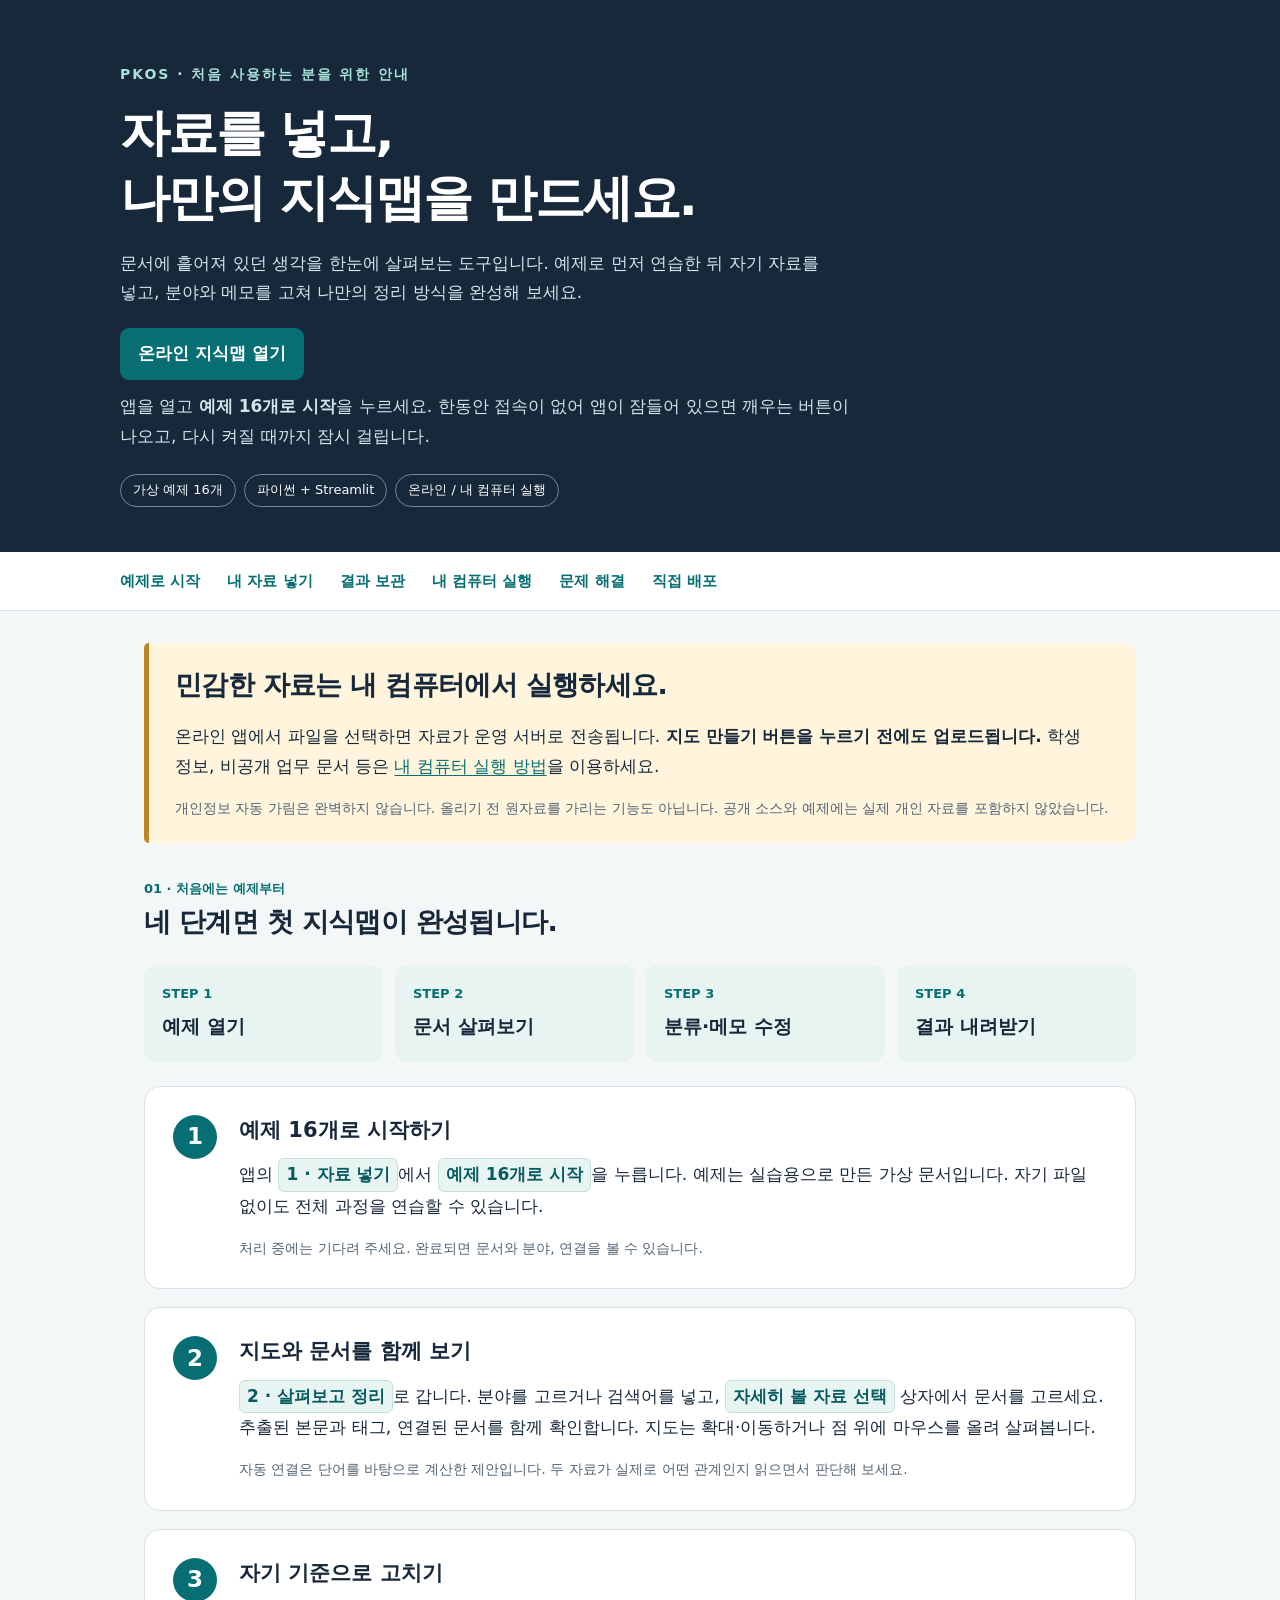
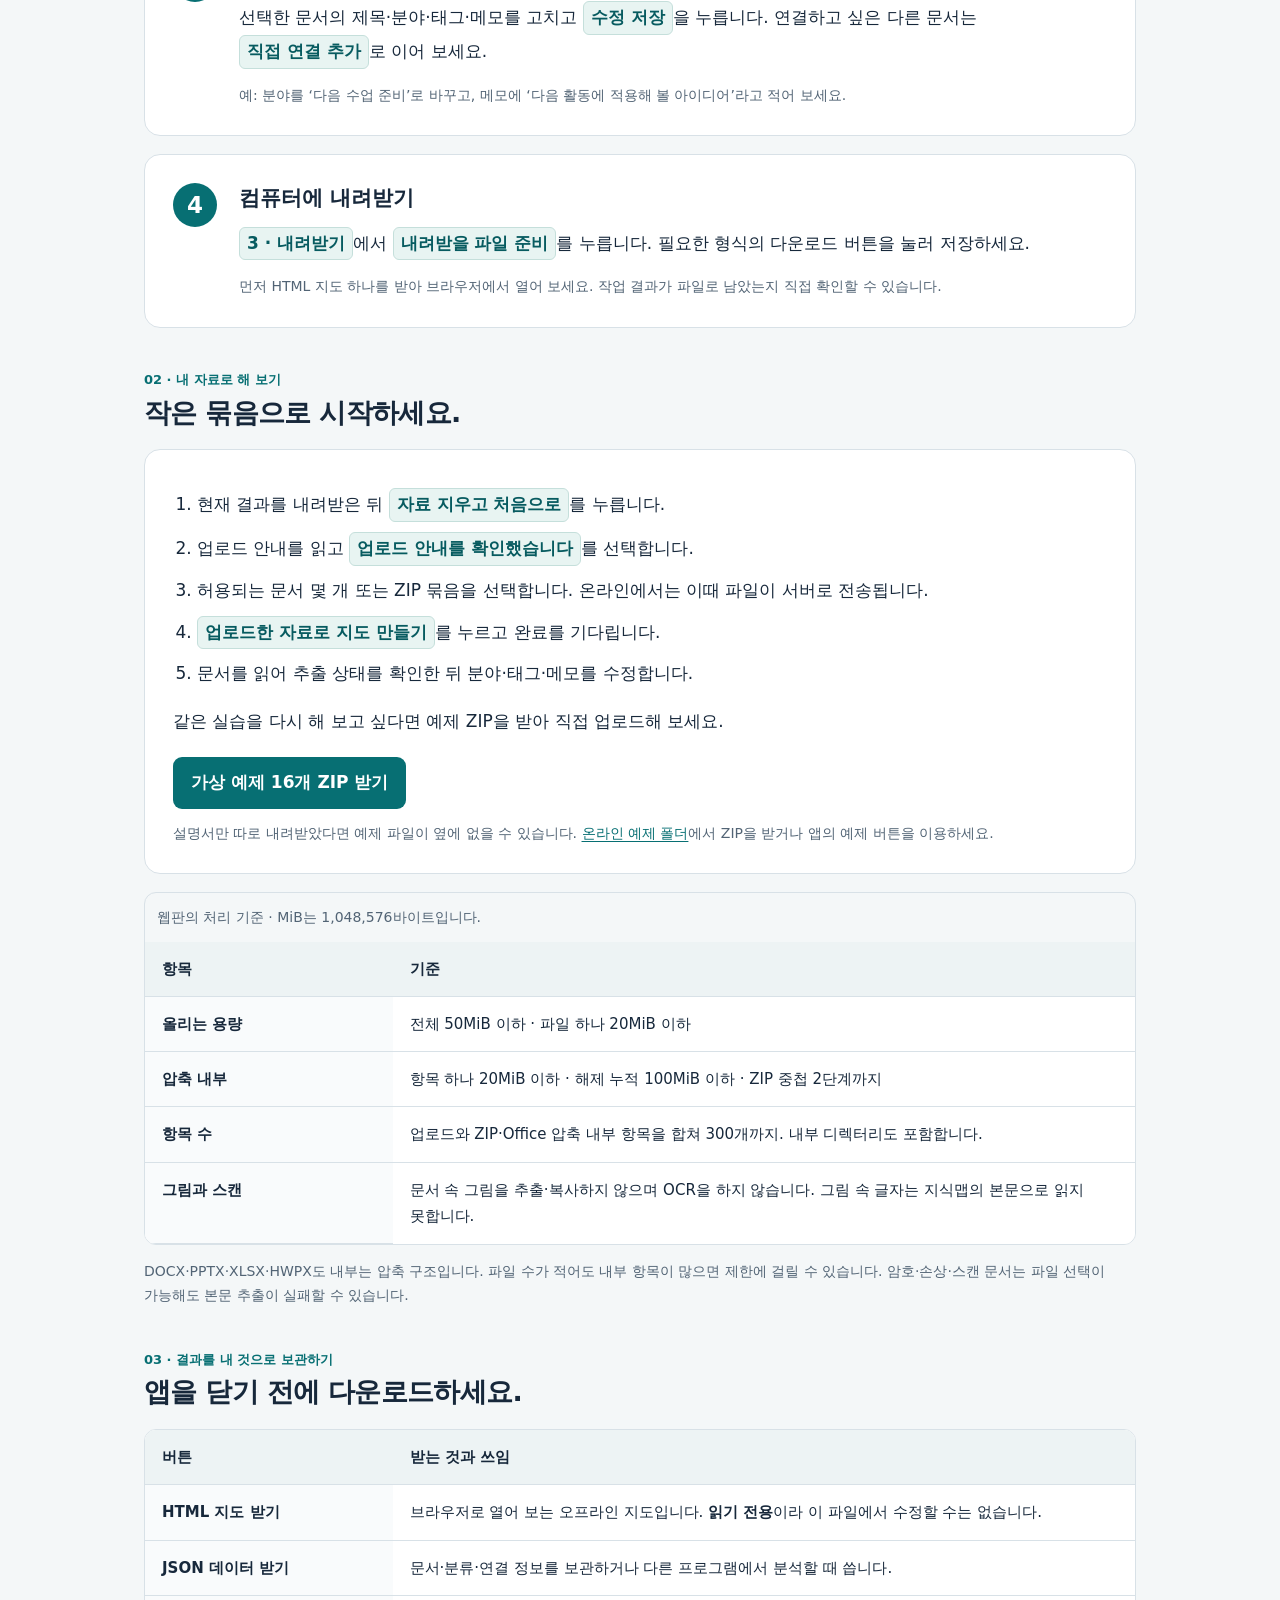
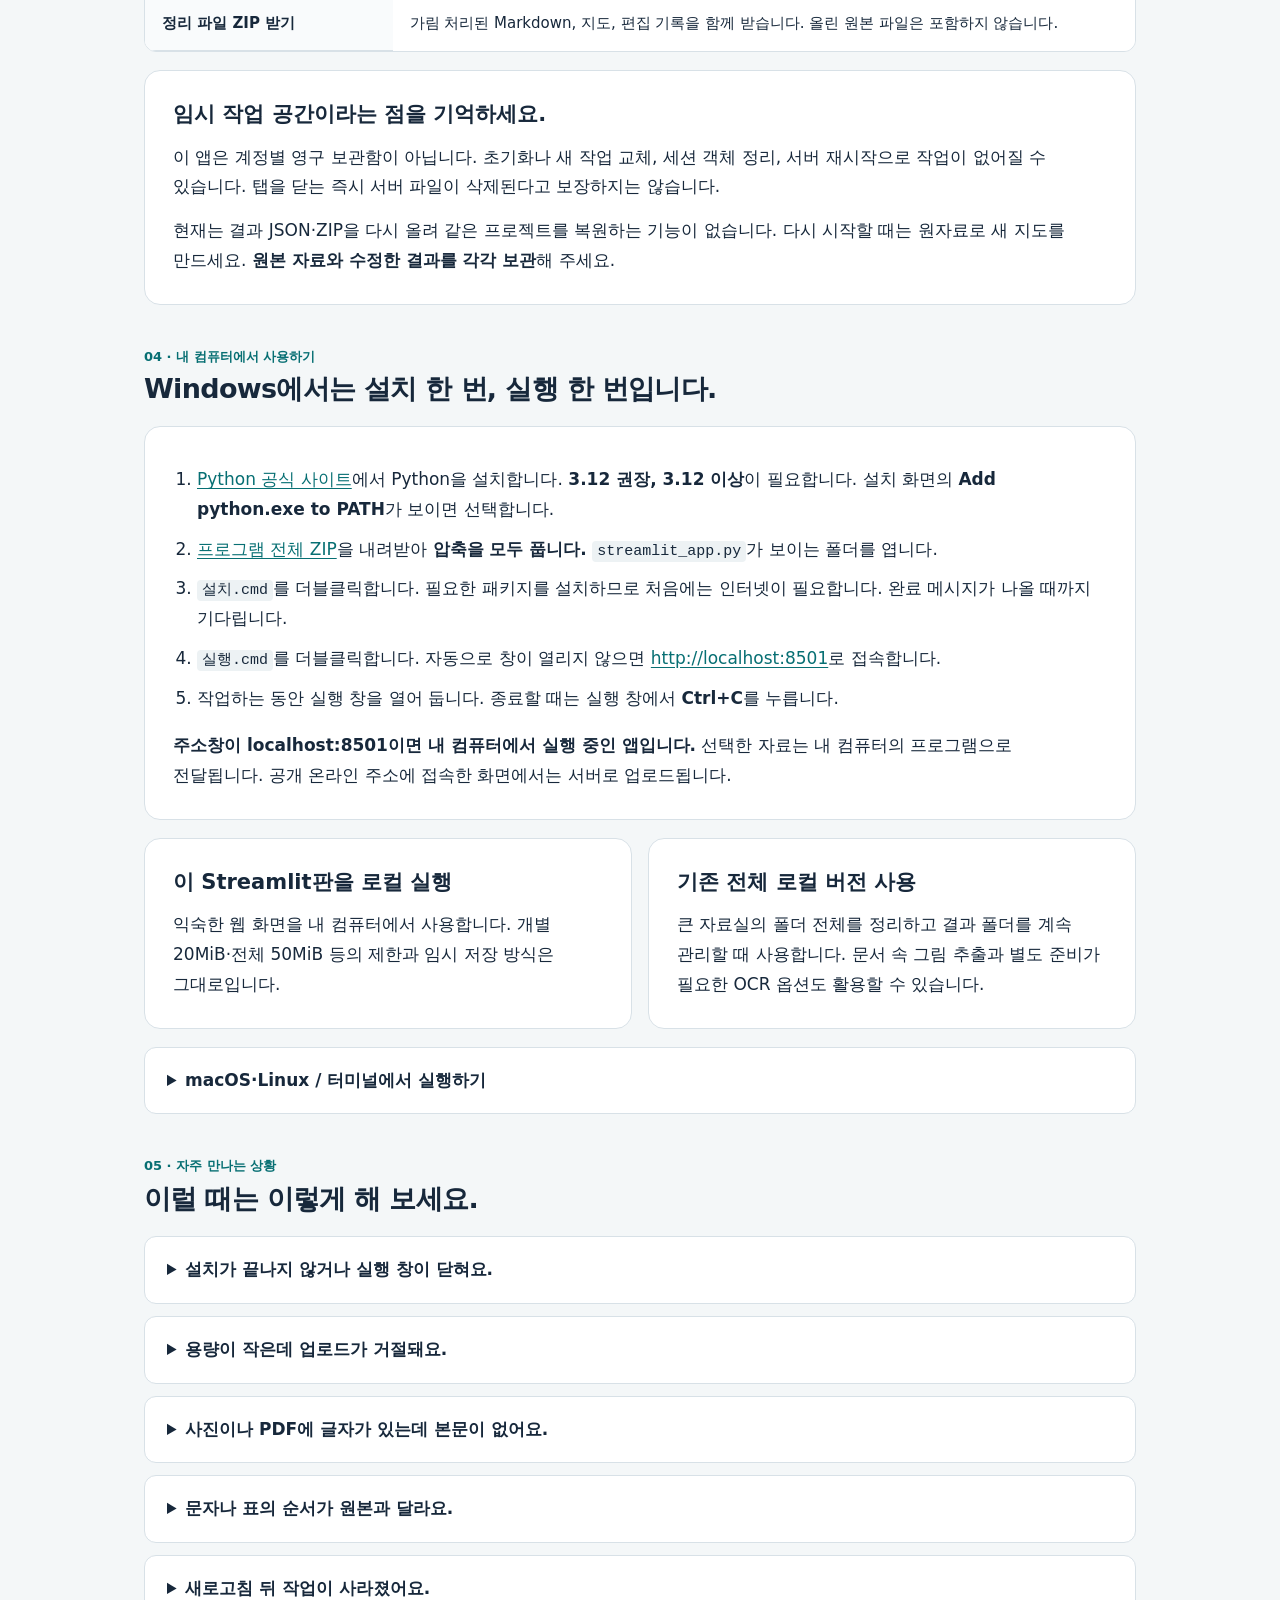
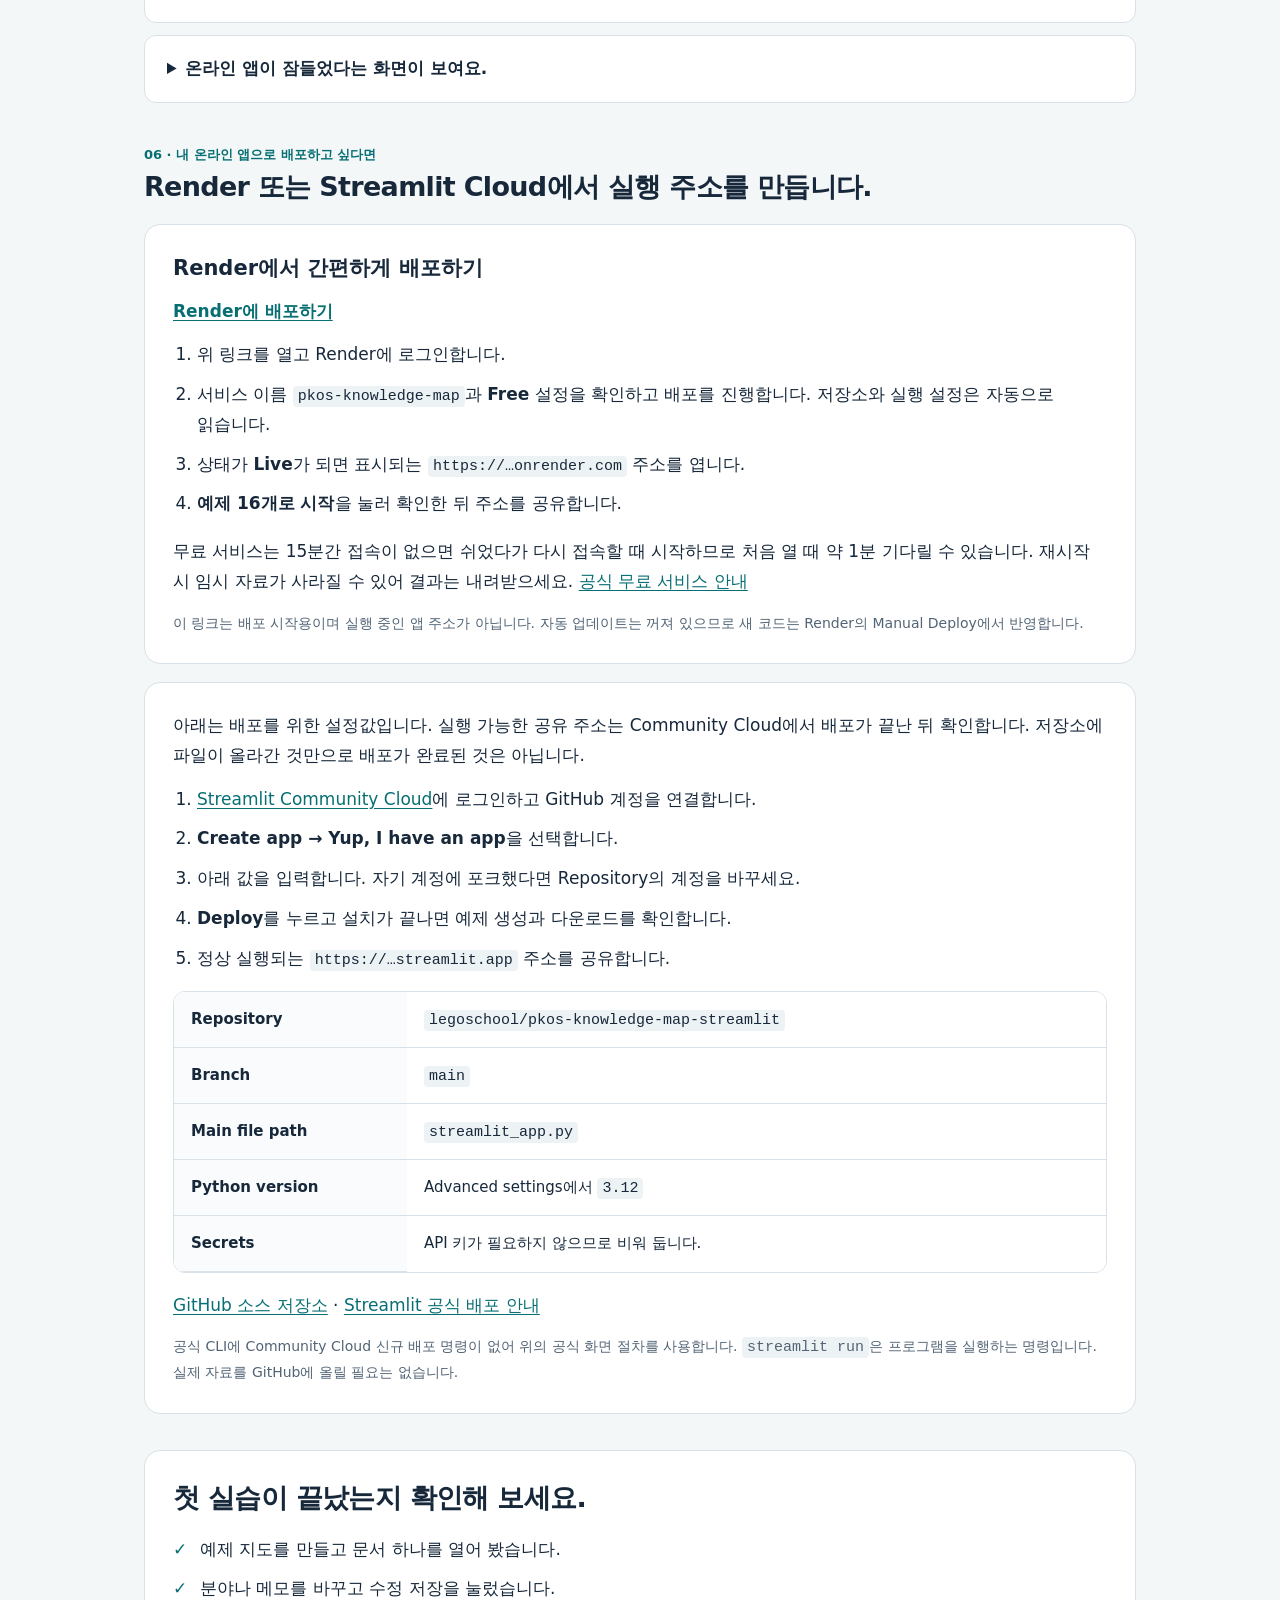
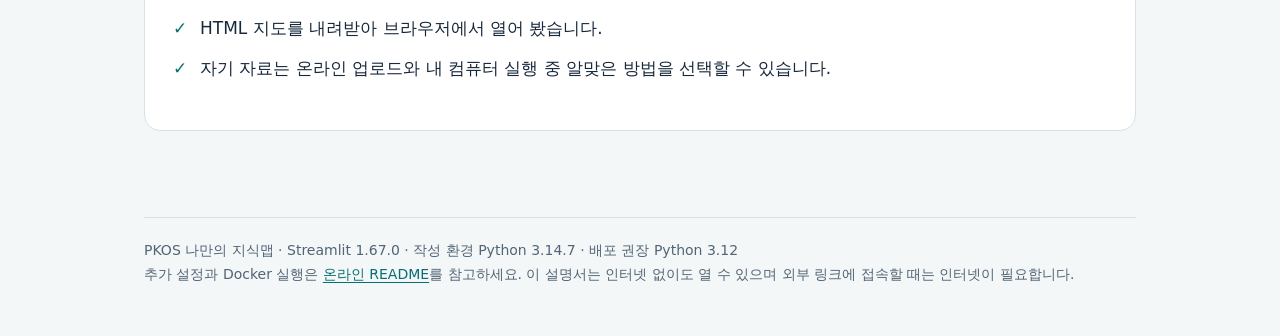
<file: 초보자_따라하기.html>
<!doctype html>
<html lang="ko">
<head>
  <meta charset="utf-8">
  <meta name="viewport" content="width=device-width, initial-scale=1">
  <meta name="description" content="PKOS 지식맵을 처음 쓰는 사람을 위한 예제, 자료 업로드, 수정, 다운로드와 내 컴퓨터 실행 안내">
  <title>처음 만드는 나의 지식맵 · PKOS 사용설명서</title>
  <style>
    :root{--ink:#17283b;--muted:#526475;--paper:#f4f7f8;--line:#d8e1e7;--brand:#076f73;--tint:#e7f4f1;--warn:#fff4dc;--white:#fff}
    *{box-sizing:border-box}html{scroll-behavior:smooth}body{margin:0;background:var(--paper);color:var(--ink);font:17px/1.75 "Malgun Gothic","Apple SD Gothic Neo",system-ui,sans-serif;word-break:keep-all;overflow-wrap:anywhere}
    a{color:var(--brand);text-underline-offset:3px}a:focus-visible,summary:focus-visible{outline:3px solid #d99d13;outline-offset:5px}header{background:var(--ink);color:var(--white);padding:62px 26px 45px}header .inner,main,footer{max-width:1040px;margin:auto}header p{max-width:730px;color:#d4e4eb}.eyebrow{font-size:14px;letter-spacing:.14em;font-weight:700;color:#a8e1d8}h1{font-size:clamp(32px,5vw,50px);line-height:1.3;letter-spacing:-.04em;margin:14px 0 18px}h2{font-size:27px;line-height:1.4;letter-spacing:-.025em;margin:0 0 18px}h3{font-size:21px;line-height:1.5;margin:0 0 12px}p{margin:0 0 14px}.chips{display:flex;gap:8px;flex-wrap:wrap;margin-top:23px}.chip{font-size:13px;padding:4px 12px;border:1px solid #6f8c9c;border-radius:999px}
    nav{background:var(--white);border-bottom:1px solid var(--line);padding:16px 24px}nav .inner{max-width:1040px;margin:auto;display:flex;gap:14px 27px;flex-wrap:wrap}nav a{font-size:15px;font-weight:700;text-decoration:none}main{padding:32px 24px 50px}section{margin:0 0 36px;scroll-margin-top:25px}.card{background:var(--white);border:1px solid var(--line);border-radius:16px;padding:28px;margin-bottom:18px}.notice{background:var(--warn);border-left:5px solid #bd8523;padding:23px 26px;border-radius:5px 13px 13px 5px;margin-bottom:30px}.notice p:last-child,.card p:last-child{margin-bottom:0}.intro{color:var(--muted)}.flow{display:grid;grid-template-columns:repeat(4,1fr);gap:12px;margin:24px 0}.flow div{padding:18px;border-radius:12px;background:var(--tint)}.flow span{display:block;font-size:13px;font-weight:700;color:var(--brand);margin-bottom:5px}.flow strong{font-size:19px}.step{display:grid;grid-template-columns:48px 1fr;gap:18px}.number{display:flex;align-items:center;justify-content:center;width:44px;height:44px;border-radius:50%;background:var(--brand);color:white;font-size:23px;font-weight:700}.ui{display:inline-block;font-weight:700;color:#075b60;background:#e8f4f2;border:1px solid #c5dfdb;border-radius:6px;padding:1px 7px}.small{font-size:14px;color:var(--muted)}.tag{font-size:13px;font-weight:700;color:var(--brand)}.button{display:inline-block;background:var(--brand);color:white;padding:11px 18px;text-decoration:none;border-radius:9px;font-weight:700;margin:6px 0 12px}.table-wrap{overflow-x:auto;border:1px solid var(--line);border-radius:12px}table{border-collapse:collapse;width:100%;background:white;font-size:15px}th,td{padding:14px 17px;border-bottom:1px solid var(--line);text-align:left;vertical-align:top}th{background:#edf3f4}tr:last-child td{border-bottom:0}th[scope=row]{font-weight:700;width:25%;background:#f9fbfc}ul,ol{padding-left:24px;margin:10px 0 18px}li{margin-bottom:10px}code{font:15px/1.6 ui-monospace,Consolas,monospace;background:#edf2f4;border-radius:4px;padding:2px 5px}pre{padding:20px;background:#17283b;color:#e8f7f4;border-radius:10px;overflow:auto;word-break:normal;white-space:pre}pre code{background:transparent;color:inherit;padding:0}details{background:white;border:1px solid var(--line);border-radius:12px;padding:18px 22px;margin-bottom:12px}summary{font-weight:700;cursor:pointer}details[open] summary{margin-bottom:14px}.two{display:grid;grid-template-columns:1fr 1fr;gap:16px}.check{list-style:none;padding:0}.check li{padding-left:27px;position:relative}.check li:before{content:"✓";position:absolute;left:0;color:var(--brand);font-weight:700}footer{padding:0 24px 40px;font-size:14px;color:var(--muted)}footer p{border-top:1px solid var(--line);padding-top:20px}
    @media(max-width:700px){header{padding:38px 22px 30px}main{padding:24px 17px}.card{padding:21px}.flow{grid-template-columns:1fr 1fr}.two{grid-template-columns:1fr}.step{grid-template-columns:37px 1fr;gap:12px}.number{width:35px;height:35px;font-size:19px}body{font-size:16px}h2{font-size:24px}th,td{padding:12px;min-width:100px}}
    @media print{body{background:white;font-size:11pt}header{background:white;color:black;padding:20px 0}header p,.eyebrow{color:#333}.chips,nav,.button{display:none}main{padding:0}.card{break-inside:avoid}h2,h3{break-after:avoid}section{margin-bottom:24px}.notice{background:#f5f5f5}.flow div{background:#f3f3f3}footer{padding:0}a{color:#174b62}details{break-inside:avoid}}
  </style>
</head>
<body>
<header>
  <div class="inner">
    <div class="eyebrow">PKOS · 처음 사용하는 분을 위한 안내</div>
    <h1>자료를 넣고,<br>나만의 지식맵을 만드세요.</h1>
    <p>문서에 흩어져 있던 생각을 한눈에 살펴보는 도구입니다. 예제로 먼저 연습한 뒤 자기 자료를 넣고, 분야와 메모를 고쳐 나만의 정리 방식을 완성해 보세요.</p>
    <a class="button" href="https://legoschool-pkos-knowledge-map.streamlit.app/">온라인 지식맵 열기</a>
    <p>앱을 열고 <strong>예제 16개로 시작</strong>을 누르세요. 한동안 접속이 없어 앱이 잠들어 있으면 깨우는 버튼이 나오고, 다시 켜질 때까지 잠시 걸립니다.</p>
    <div class="chips"><span class="chip">가상 예제 16개</span><span class="chip">파이썬 + Streamlit</span><span class="chip">온라인 / 내 컴퓨터 실행</span></div>
  </div>
</header>
<nav aria-label="설명서 목차"><div class="inner"><a href="#first">예제로 시작</a><a href="#upload">내 자료 넣기</a><a href="#download">결과 보관</a><a href="#local-guide">내 컴퓨터 실행</a><a href="#help">문제 해결</a><a href="#deploy">직접 배포</a></div></nav>
<main>
  <aside class="notice" aria-label="자료 업로드 안내">
    <h2>민감한 자료는 내 컴퓨터에서 실행하세요.</h2>
    <p>온라인 앱에서 파일을 선택하면 자료가 운영 서버로 전송됩니다. <strong>지도 만들기 버튼을 누르기 전에도 업로드됩니다.</strong> 학생 정보, 비공개 업무 문서 등은 <a href="#local-guide">내 컴퓨터 실행 방법</a>을 이용하세요.</p>
    <p class="small">개인정보 자동 가림은 완벽하지 않습니다. 올리기 전 원자료를 가리는 기능도 아닙니다. 공개 소스와 예제에는 실제 개인 자료를 포함하지 않았습니다.</p>
  </aside>

  <section id="first" aria-labelledby="first-title">
    <span class="tag">01 · 처음에는 예제부터</span>
    <h2 id="first-title">네 단계면 첫 지식맵이 완성됩니다.</h2>
    <div class="flow" aria-label="사용 흐름"><div><span>STEP 1</span><strong>예제 열기</strong></div><div><span>STEP 2</span><strong>문서 살펴보기</strong></div><div><span>STEP 3</span><strong>분류·메모 수정</strong></div><div><span>STEP 4</span><strong>결과 내려받기</strong></div></div>
    <div class="card step"><span class="number" aria-hidden="true">1</span><div><h3>예제 16개로 시작하기</h3><p>앱의 <span class="ui">1 · 자료 넣기</span>에서 <span class="ui">예제 16개로 시작</span>을 누릅니다. 예제는 실습용으로 만든 가상 문서입니다. 자기 파일 없이도 전체 과정을 연습할 수 있습니다.</p><p class="small">처리 중에는 기다려 주세요. 완료되면 문서와 분야, 연결을 볼 수 있습니다.</p></div></div>
    <div class="card step"><span class="number" aria-hidden="true">2</span><div><h3>지도와 문서를 함께 보기</h3><p><span class="ui">2 · 살펴보고 정리</span>로 갑니다. 분야를 고르거나 검색어를 넣고, <span class="ui">자세히 볼 자료 선택</span> 상자에서 문서를 고르세요. 추출된 본문과 태그, 연결된 문서를 함께 확인합니다. 지도는 확대·이동하거나 점 위에 마우스를 올려 살펴봅니다.</p><p class="small">자동 연결은 단어를 바탕으로 계산한 제안입니다. 두 자료가 실제로 어떤 관계인지 읽으면서 판단해 보세요.</p></div></div>
    <div class="card step"><span class="number" aria-hidden="true">3</span><div><h3>자기 기준으로 고치기</h3><p>선택한 문서의 제목·분야·태그·메모를 고치고 <span class="ui">수정 저장</span>을 누릅니다. 연결하고 싶은 다른 문서는 <span class="ui">직접 연결 추가</span>로 이어 보세요.</p><p class="small">예: 분야를 ‘다음 수업 준비’로 바꾸고, 메모에 ‘다음 활동에 적용해 볼 아이디어’라고 적어 보세요.</p></div></div>
    <div class="card step"><span class="number" aria-hidden="true">4</span><div><h3>컴퓨터에 내려받기</h3><p><span class="ui">3 · 내려받기</span>에서 <span class="ui">내려받을 파일 준비</span>를 누릅니다. 필요한 형식의 다운로드 버튼을 눌러 저장하세요.</p><p class="small">먼저 HTML 지도 하나를 받아 브라우저에서 열어 보세요. 작업 결과가 파일로 남았는지 직접 확인할 수 있습니다.</p></div></div>
  </section>

  <section id="upload" aria-labelledby="upload-title">
    <span class="tag">02 · 내 자료로 해 보기</span><h2 id="upload-title">작은 묶음으로 시작하세요.</h2>
    <div class="card"><ol><li>현재 결과를 내려받은 뒤 <span class="ui">자료 지우고 처음으로</span>를 누릅니다.</li><li>업로드 안내를 읽고 <span class="ui">업로드 안내를 확인했습니다</span>를 선택합니다.</li><li>허용되는 문서 몇 개 또는 ZIP 묶음을 선택합니다. 온라인에서는 이때 파일이 서버로 전송됩니다.</li><li><span class="ui">업로드한 자료로 지도 만들기</span>를 누르고 완료를 기다립니다.</li><li>문서를 읽어 추출 상태를 확인한 뒤 분야·태그·메모를 수정합니다.</li></ol><p>같은 실습을 다시 해 보고 싶다면 예제 ZIP을 받아 직접 업로드해 보세요.</p><a class="button" href="examples/예제자료_16개.zip" download>가상 예제 16개 ZIP 받기</a><p class="small">설명서만 따로 내려받았다면 예제 파일이 옆에 없을 수 있습니다. <a href="https://github.com/legoschool/pkos-knowledge-map-streamlit/tree/main/examples">온라인 예제 폴더</a>에서 ZIP을 받거나 앱의 예제 버튼을 이용하세요.</p></div>
    <div class="table-wrap"><table><caption class="small" style="text-align:left;padding:12px">웹판의 처리 기준 · MiB는 1,048,576바이트입니다.</caption><thead><tr><th scope="col">항목</th><th scope="col">기준</th></tr></thead><tbody><tr><th scope="row">올리는 용량</th><td>전체 50MiB 이하 · 파일 하나 20MiB 이하</td></tr><tr><th scope="row">압축 내부</th><td>항목 하나 20MiB 이하 · 해제 누적 100MiB 이하 · ZIP 중첩 2단계까지</td></tr><tr><th scope="row">항목 수</th><td>업로드와 ZIP·Office 압축 내부 항목을 합쳐 300개까지. 내부 디렉터리도 포함합니다.</td></tr><tr><th scope="row">그림과 스캔</th><td>문서 속 그림을 추출·복사하지 않으며 OCR을 하지 않습니다. 그림 속 글자는 지식맵의 본문으로 읽지 못합니다.</td></tr></tbody></table></div>
    <p class="small" style="margin-top:14px">DOCX·PPTX·XLSX·HWPX도 내부는 압축 구조입니다. 파일 수가 적어도 내부 항목이 많으면 제한에 걸릴 수 있습니다. 암호·손상·스캔 문서는 파일 선택이 가능해도 본문 추출이 실패할 수 있습니다.</p>
  </section>

  <section id="download" aria-labelledby="download-title">
    <span class="tag">03 · 결과를 내 것으로 보관하기</span><h2 id="download-title">앱을 닫기 전에 다운로드하세요.</h2>
    <div class="table-wrap"><table><thead><tr><th scope="col">버튼</th><th scope="col">받는 것과 쓰임</th></tr></thead><tbody><tr><th scope="row">HTML 지도 받기</th><td>브라우저로 열어 보는 오프라인 지도입니다. <strong>읽기 전용</strong>이라 이 파일에서 수정할 수는 없습니다.</td></tr><tr><th scope="row">JSON 데이터 받기</th><td>문서·분류·연결 정보를 보관하거나 다른 프로그램에서 분석할 때 씁니다.</td></tr><tr><th scope="row">정리 파일 ZIP 받기</th><td>가림 처리된 Markdown, 지도, 편집 기록을 함께 받습니다. 올린 원본 파일은 포함하지 않습니다.</td></tr></tbody></table></div>
    <div class="card" style="margin-top:18px"><h3>임시 작업 공간이라는 점을 기억하세요.</h3><p>이 앱은 계정별 영구 보관함이 아닙니다. 초기화나 새 작업 교체, 세션 객체 정리, 서버 재시작으로 작업이 없어질 수 있습니다. 탭을 닫는 즉시 서버 파일이 삭제된다고 보장하지는 않습니다.</p><p>현재는 결과 JSON·ZIP을 다시 올려 같은 프로젝트를 복원하는 기능이 없습니다. 다시 시작할 때는 원자료로 새 지도를 만드세요. <strong>원본 자료와 수정한 결과를 각각 보관</strong>해 주세요.</p></div>
  </section>

  <section id="local-guide" aria-labelledby="local-title">
    <span class="tag">04 · 내 컴퓨터에서 사용하기</span><h2 id="local-title">Windows에서는 설치 한 번, 실행 한 번입니다.</h2>
    <div class="card"><ol><li><a href="https://www.python.org/downloads/">Python 공식 사이트</a>에서 Python을 설치합니다. <strong>3.12 권장, 3.12 이상</strong>이 필요합니다. 설치 화면의 <strong>Add python.exe to PATH</strong>가 보이면 선택합니다.</li><li><a href="https://github.com/legoschool/pkos-knowledge-map-streamlit/archive/refs/heads/main.zip">프로그램 전체 ZIP</a>을 내려받아 <strong>압축을 모두 풉니다.</strong> <code>streamlit_app.py</code>가 보이는 폴더를 엽니다.</li><li><code>설치.cmd</code>를 더블클릭합니다. 필요한 패키지를 설치하므로 처음에는 인터넷이 필요합니다. 완료 메시지가 나올 때까지 기다립니다.</li><li><code>실행.cmd</code>를 더블클릭합니다. 자동으로 창이 열리지 않으면 <a href="http://localhost:8501">http://localhost:8501</a>로 접속합니다.</li><li>작업하는 동안 실행 창을 열어 둡니다. 종료할 때는 실행 창에서 <strong>Ctrl+C</strong>를 누릅니다.</li></ol><p><strong>주소창이 localhost:8501이면 내 컴퓨터에서 실행 중인 앱입니다.</strong> 선택한 자료는 내 컴퓨터의 프로그램으로 전달됩니다. 공개 온라인 주소에 접속한 화면에서는 서버로 업로드됩니다.</p></div>
    <div class="two"><div class="card"><h3>이 Streamlit판을 로컬 실행</h3><p>익숙한 웹 화면을 내 컴퓨터에서 사용합니다. 개별 20MiB·전체 50MiB 등의 제한과 임시 저장 방식은 그대로입니다.</p></div><div class="card"><h3>기존 전체 로컬 버전 사용</h3><p>큰 자료실의 폴더 전체를 정리하고 결과 폴더를 계속 관리할 때 사용합니다. 문서 속 그림 추출과 별도 준비가 필요한 OCR 옵션도 활용할 수 있습니다.</p></div></div>
    <details><summary>macOS·Linux / 터미널에서 실행하기</summary><p>프로젝트 폴더에서 다음 명령을 실행합니다.</p><pre><code>python3 -m venv .venv
source .venv/bin/activate
python -m pip install -r requirements.txt
python -m streamlit run streamlit_app.py --server.address=127.0.0.1</code></pre><p>포트가 사용 중이면 마지막 명령에 <code>--server.port=8502</code>를 추가하고 <code>http://localhost:8502</code>로 접속합니다.</p></details>
  </section>

  <section id="help" aria-labelledby="help-title">
    <span class="tag">05 · 자주 만나는 상황</span><h2 id="help-title">이럴 때는 이렇게 해 보세요.</h2>
    <details><summary>설치가 끝나지 않거나 실행 창이 닫혀요.</summary><p>Python 3.12 이상인지 확인하고, 압축을 모두 푼 폴더에서 <code>설치.cmd</code>를 다시 실행하세요. 인터넷 연결과 오류 메시지를 확인합니다. 설치가 끝나면 <code>실행.cmd</code>를 실행하세요.</p></details>
    <details><summary>용량이 작은데 업로드가 거절돼요.</summary><p>Office 문서의 압축 내부 항목도 개수 제한에 포함됩니다. 파일 하나가 20MiB 이하인지, 전체가 50MiB 이하인지 확인하고 문서를 조금씩 나누어 넣어 보세요. 큰 자료실은 전체 로컬 버전에서 처리합니다.</p></details>
    <details><summary>사진이나 PDF에 글자가 있는데 본문이 없어요.</summary><p>글자가 그림으로 저장된 자료는 OCR이 필요합니다. 웹판은 OCR을 하지 않으므로 텍스트가 들어 있는 PDF·문서로 다시 저장하거나 전체 로컬 버전의 OCR 옵션을 이용하세요.</p></details>
    <details><summary>문자나 표의 순서가 원본과 달라요.</summary><p>글꼴과 문서 구조에 따라 추출 순서나 문자가 달라질 수 있습니다. 원문과 비교해 확인하세요. 자동 태그와 연결도 사용자가 검토하며 고칠 수 있습니다.</p></details>
    <details><summary>새로고침 뒤 작업이 사라졌어요.</summary><p>세션이 바뀌면 임시 작업이 이어지지 않을 수 있습니다. 원자료로 지도를 다시 만들고 결과를 내려받아 보관하세요. 결과 ZIP을 다시 올려 프로젝트를 복원하는 기능은 현재 없습니다.</p></details>
    <details><summary>온라인 앱이 잠들었다는 화면이 보여요.</summary><p>Community Cloud의 깨우기 버튼을 누르고 앱이 다시 시작될 때까지 기다립니다. 온라인 앱의 처리 자원과 상태에 따라 실행 시간이 달라질 수 있습니다.</p></details>
  </section>

  <section id="deploy" aria-labelledby="deploy-title">
    <span class="tag">06 · 내 온라인 앱으로 배포하고 싶다면</span><h2 id="deploy-title">Render 또는 Streamlit Cloud에서 실행 주소를 만듭니다.</h2>
    <div class="card"><h3>Render에서 간편하게 배포하기</h3><p><a href="https://render.com/deploy?repo=https%3A%2F%2Fgithub.com%2Flegoschool%2Fpkos-knowledge-map-streamlit"><strong>Render에 배포하기</strong></a></p><ol><li>위 링크를 열고 Render에 로그인합니다.</li><li>서비스 이름 <code>pkos-knowledge-map</code>과 <strong>Free</strong> 설정을 확인하고 배포를 진행합니다. 저장소와 실행 설정은 자동으로 읽습니다.</li><li>상태가 <strong>Live</strong>가 되면 표시되는 <code>https://…onrender.com</code> 주소를 엽니다.</li><li><strong>예제 16개로 시작</strong>을 눌러 확인한 뒤 주소를 공유합니다.</li></ol><p>무료 서비스는 15분간 접속이 없으면 쉬었다가 다시 접속할 때 시작하므로 처음 열 때 약 1분 기다릴 수 있습니다. 재시작 시 임시 자료가 사라질 수 있어 결과는 내려받으세요. <a href="https://render.com/docs/free">공식 무료 서비스 안내</a></p><p class="small">이 링크는 배포 시작용이며 실행 중인 앱 주소가 아닙니다. 자동 업데이트는 꺼져 있으므로 새 코드는 Render의 Manual Deploy에서 반영합니다.</p></div>
    <div class="card"><p>아래는 배포를 위한 설정값입니다. 실행 가능한 공유 주소는 Community Cloud에서 배포가 끝난 뒤 확인합니다. 저장소에 파일이 올라간 것만으로 배포가 완료된 것은 아닙니다.</p><ol><li><a href="https://share.streamlit.io/">Streamlit Community Cloud</a>에 로그인하고 GitHub 계정을 연결합니다.</li><li><strong>Create app → Yup, I have an app</strong>을 선택합니다.</li><li>아래 값을 입력합니다. 자기 계정에 포크했다면 Repository의 계정을 바꾸세요.</li><li><strong>Deploy</strong>를 누르고 설치가 끝나면 예제 생성과 다운로드를 확인합니다.</li><li>정상 실행되는 <code>https://…streamlit.app</code> 주소를 공유합니다.</li></ol>
      <div class="table-wrap"><table><tbody><tr><th scope="row">Repository</th><td><code>legoschool/pkos-knowledge-map-streamlit</code></td></tr><tr><th scope="row">Branch</th><td><code>main</code></td></tr><tr><th scope="row">Main file path</th><td><code>streamlit_app.py</code></td></tr><tr><th scope="row">Python version</th><td>Advanced settings에서 <code>3.12</code></td></tr><tr><th scope="row">Secrets</th><td>API 키가 필요하지 않으므로 비워 둡니다.</td></tr></tbody></table></div>
      <p style="margin-top:18px"><a href="https://github.com/legoschool/pkos-knowledge-map-streamlit">GitHub 소스 저장소</a> · <a href="https://docs.streamlit.io/deploy/streamlit-community-cloud/deploy-your-app/deploy">Streamlit 공식 배포 안내</a></p><p class="small">공식 CLI에 Community Cloud 신규 배포 명령이 없어 위의 공식 화면 절차를 사용합니다. <code>streamlit run</code>은 프로그램을 실행하는 명령입니다. 실제 자료를 GitHub에 올릴 필요는 없습니다.</p>
    </div>
  </section>
  <section aria-labelledby="done-title"><div class="card"><h2 id="done-title">첫 실습이 끝났는지 확인해 보세요.</h2><ul class="check"><li>예제 지도를 만들고 문서 하나를 열어 봤습니다.</li><li>분야나 메모를 바꾸고 수정 저장을 눌렀습니다.</li><li>HTML 지도를 내려받아 브라우저에서 열어 봤습니다.</li><li>자기 자료는 온라인 업로드와 내 컴퓨터 실행 중 알맞은 방법을 선택할 수 있습니다.</li></ul></div></section>
</main>
<footer><p>PKOS 나만의 지식맵 · Streamlit 1.67.0 · 작성 환경 Python 3.14.7 · 배포 권장 Python 3.12<br>추가 설정과 Docker 실행은 <a href="https://github.com/legoschool/pkos-knowledge-map-streamlit#readme">온라인 README</a>를 참고하세요. 이 설명서는 인터넷 없이도 열 수 있으며 외부 링크에 접속할 때는 인터넷이 필요합니다.</p></footer>
</body>
</html>
</file>
